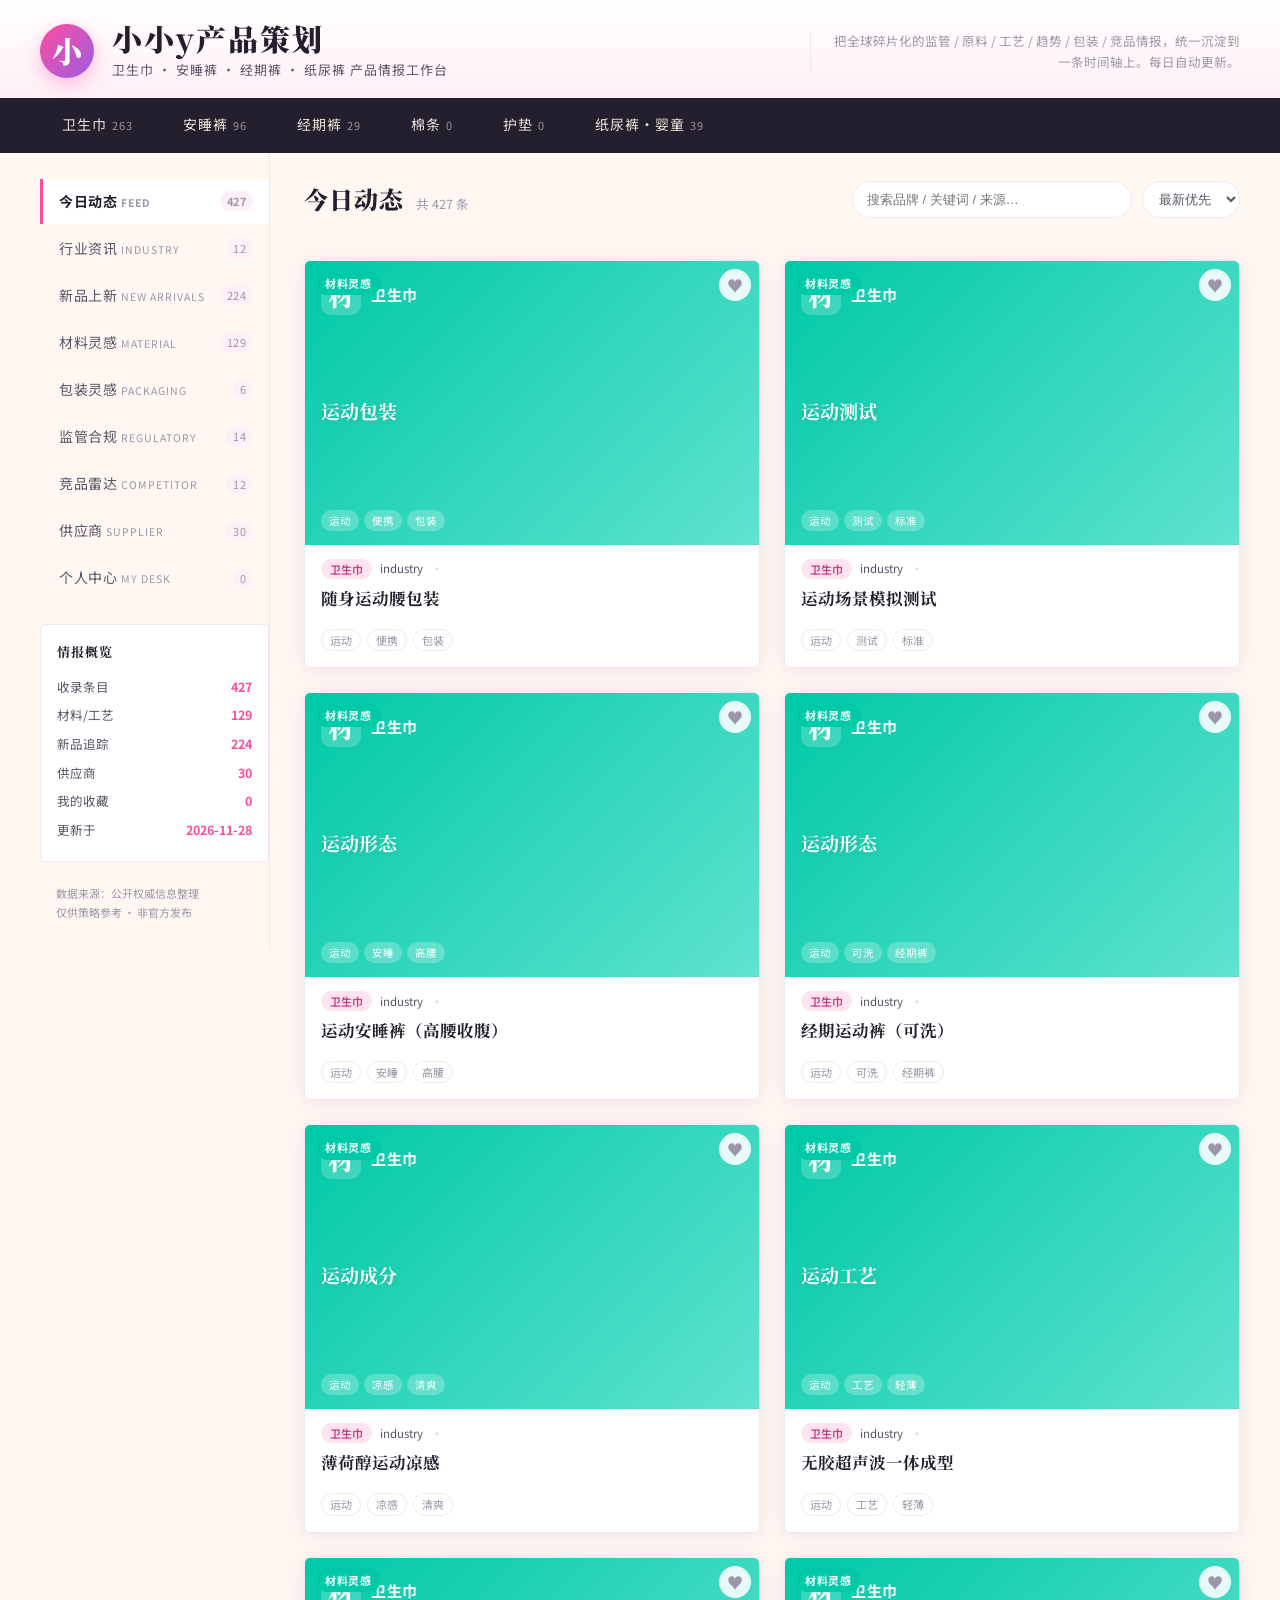
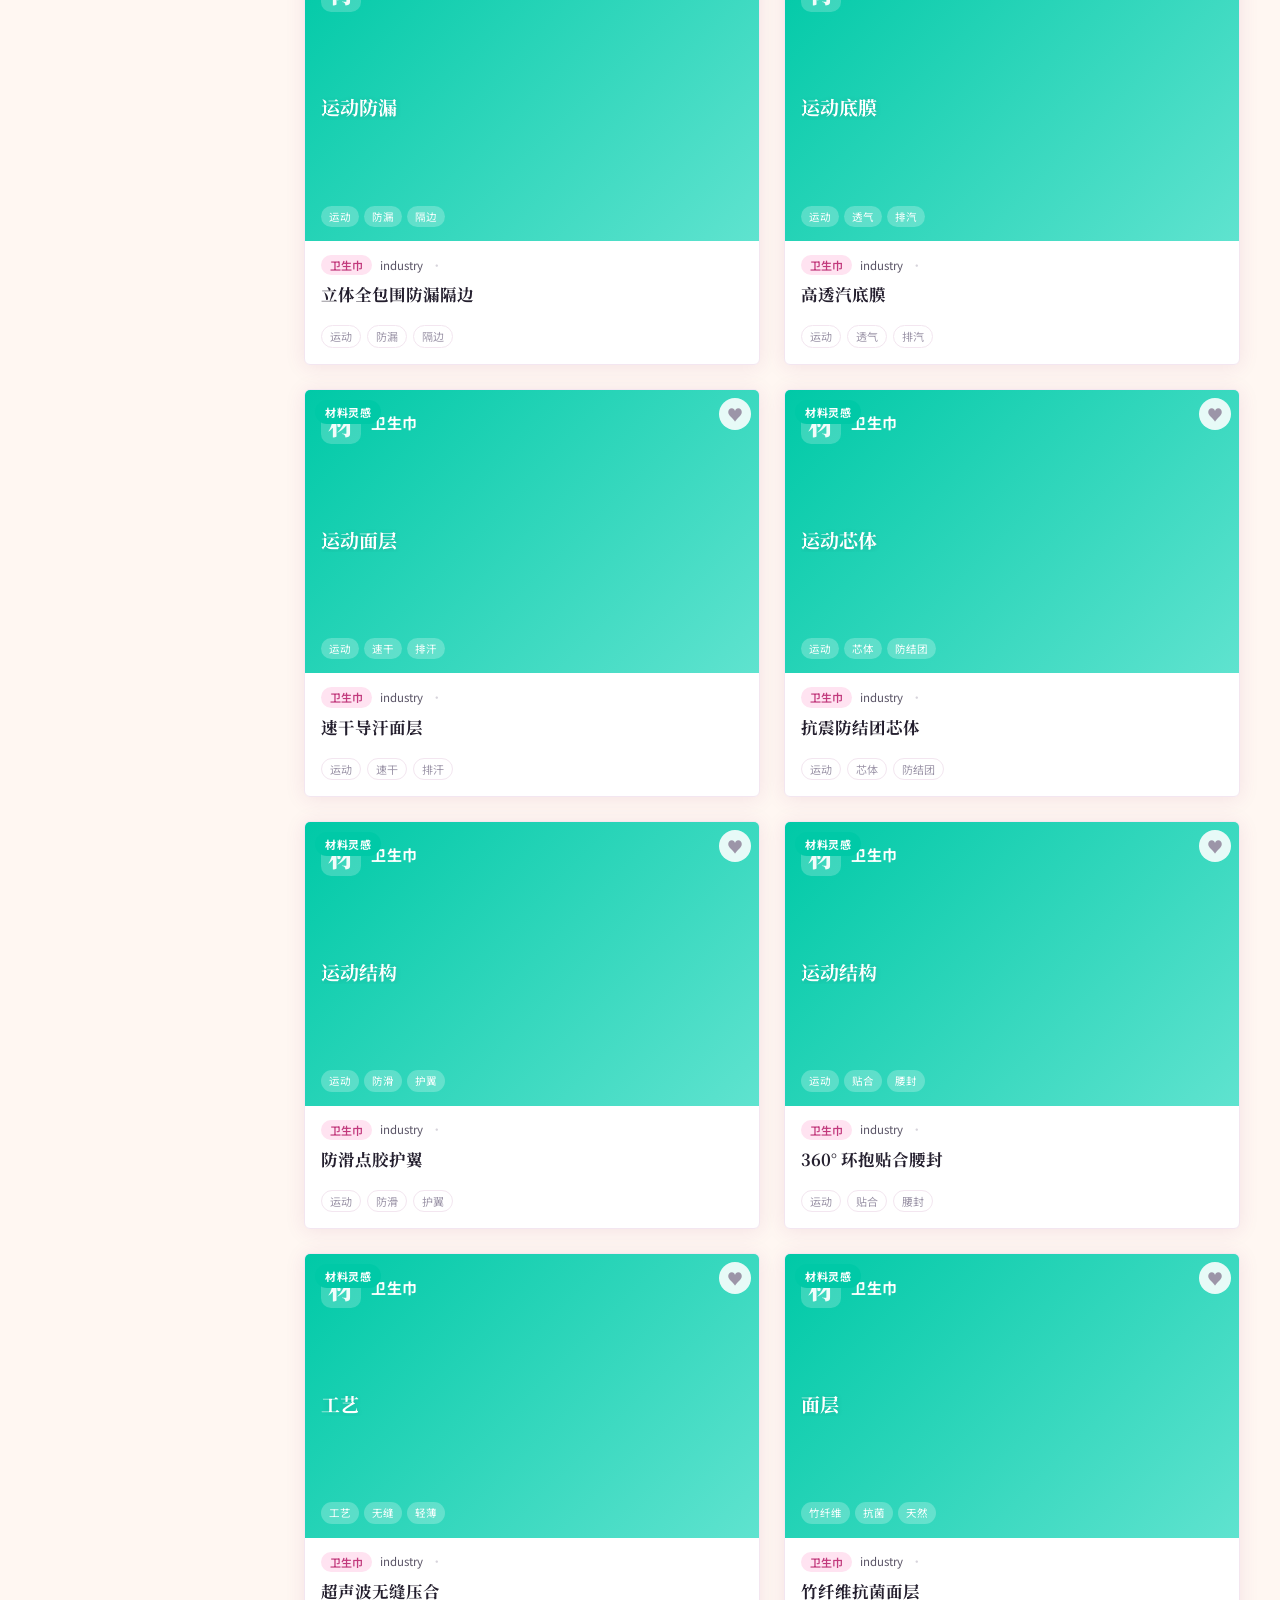
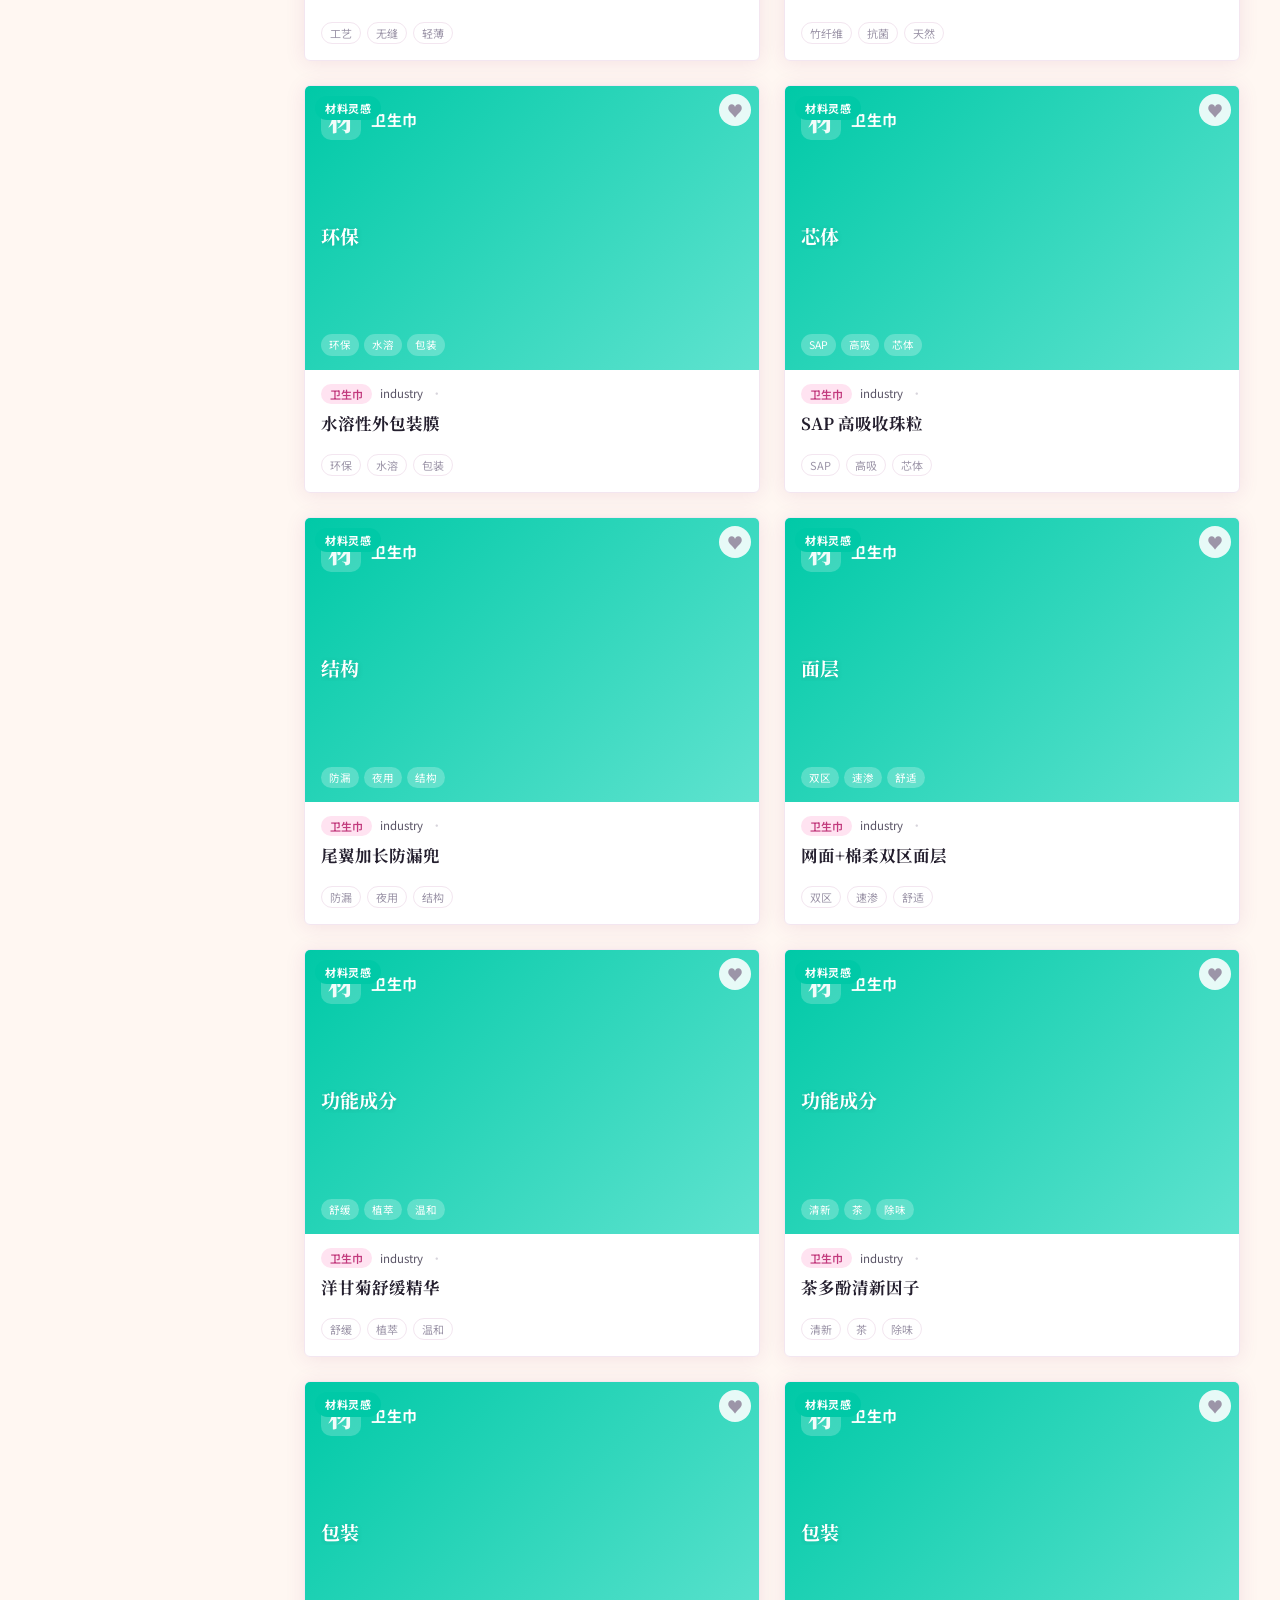
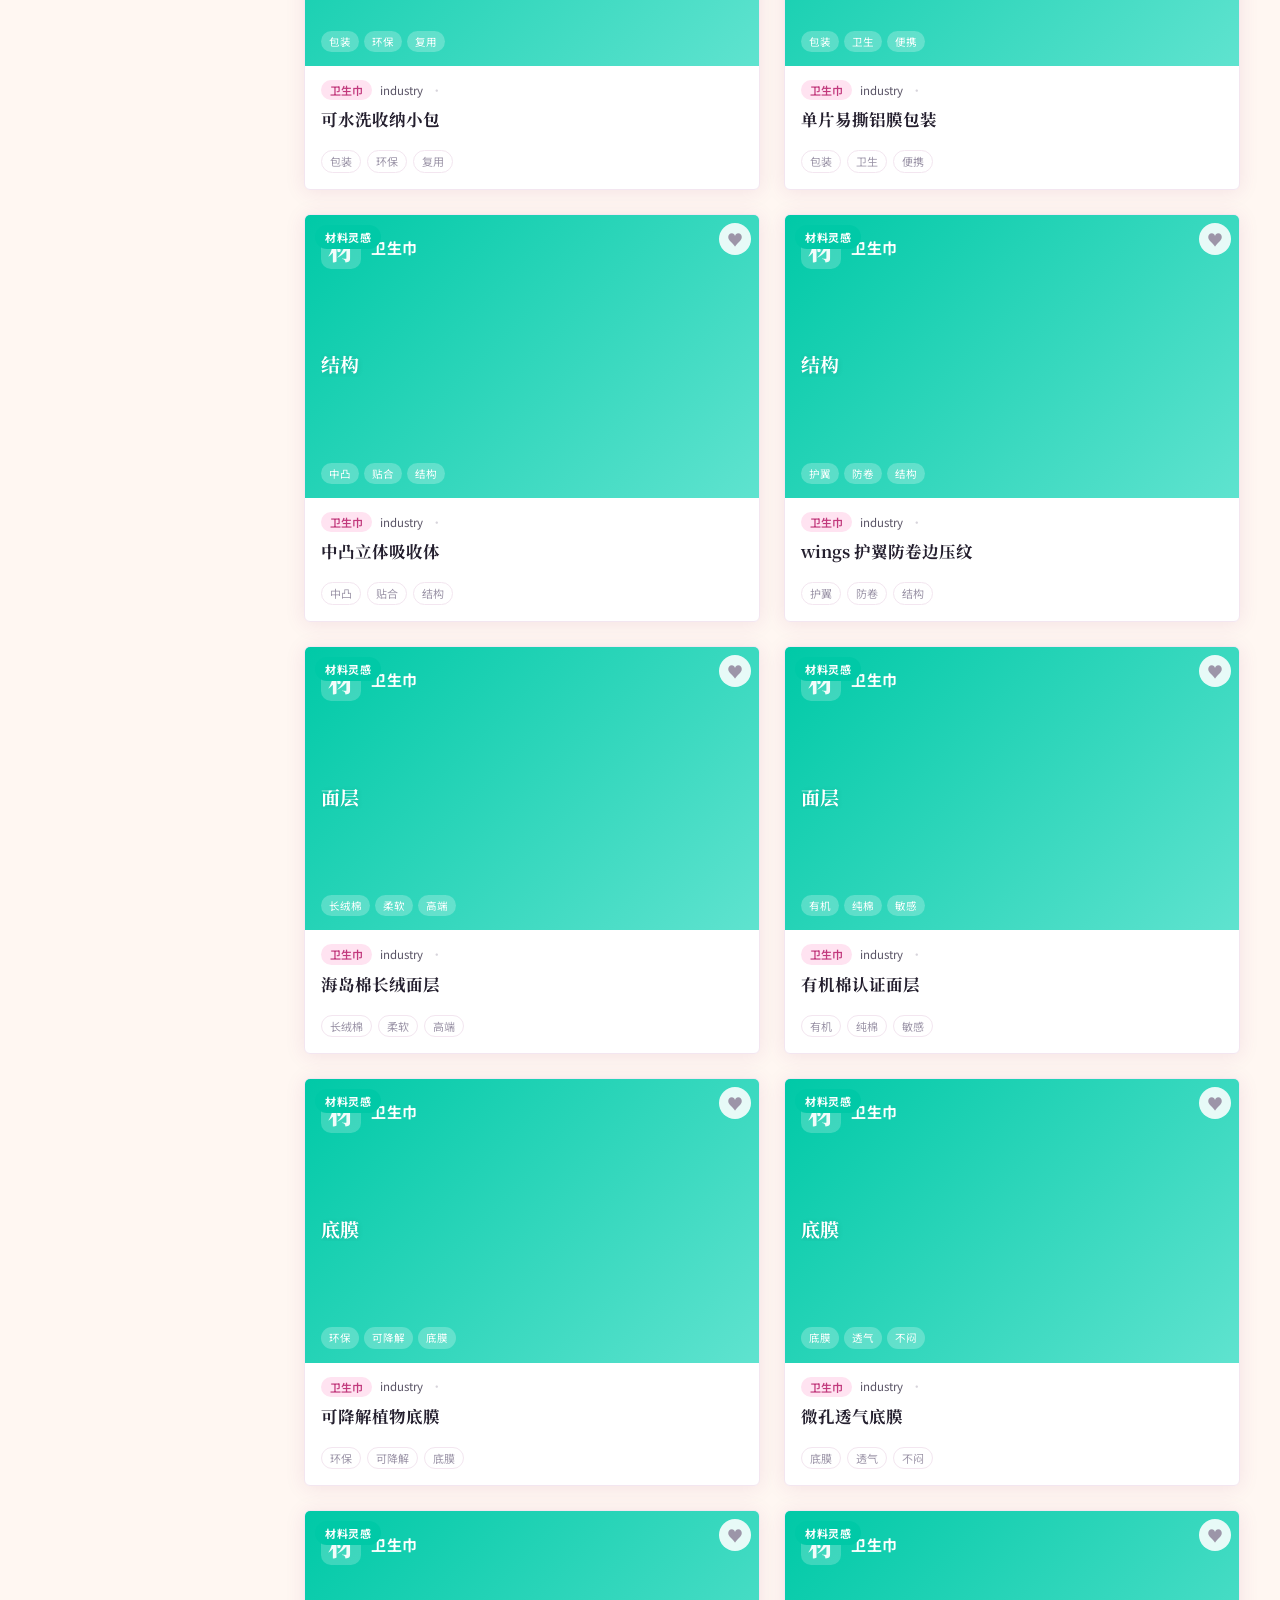
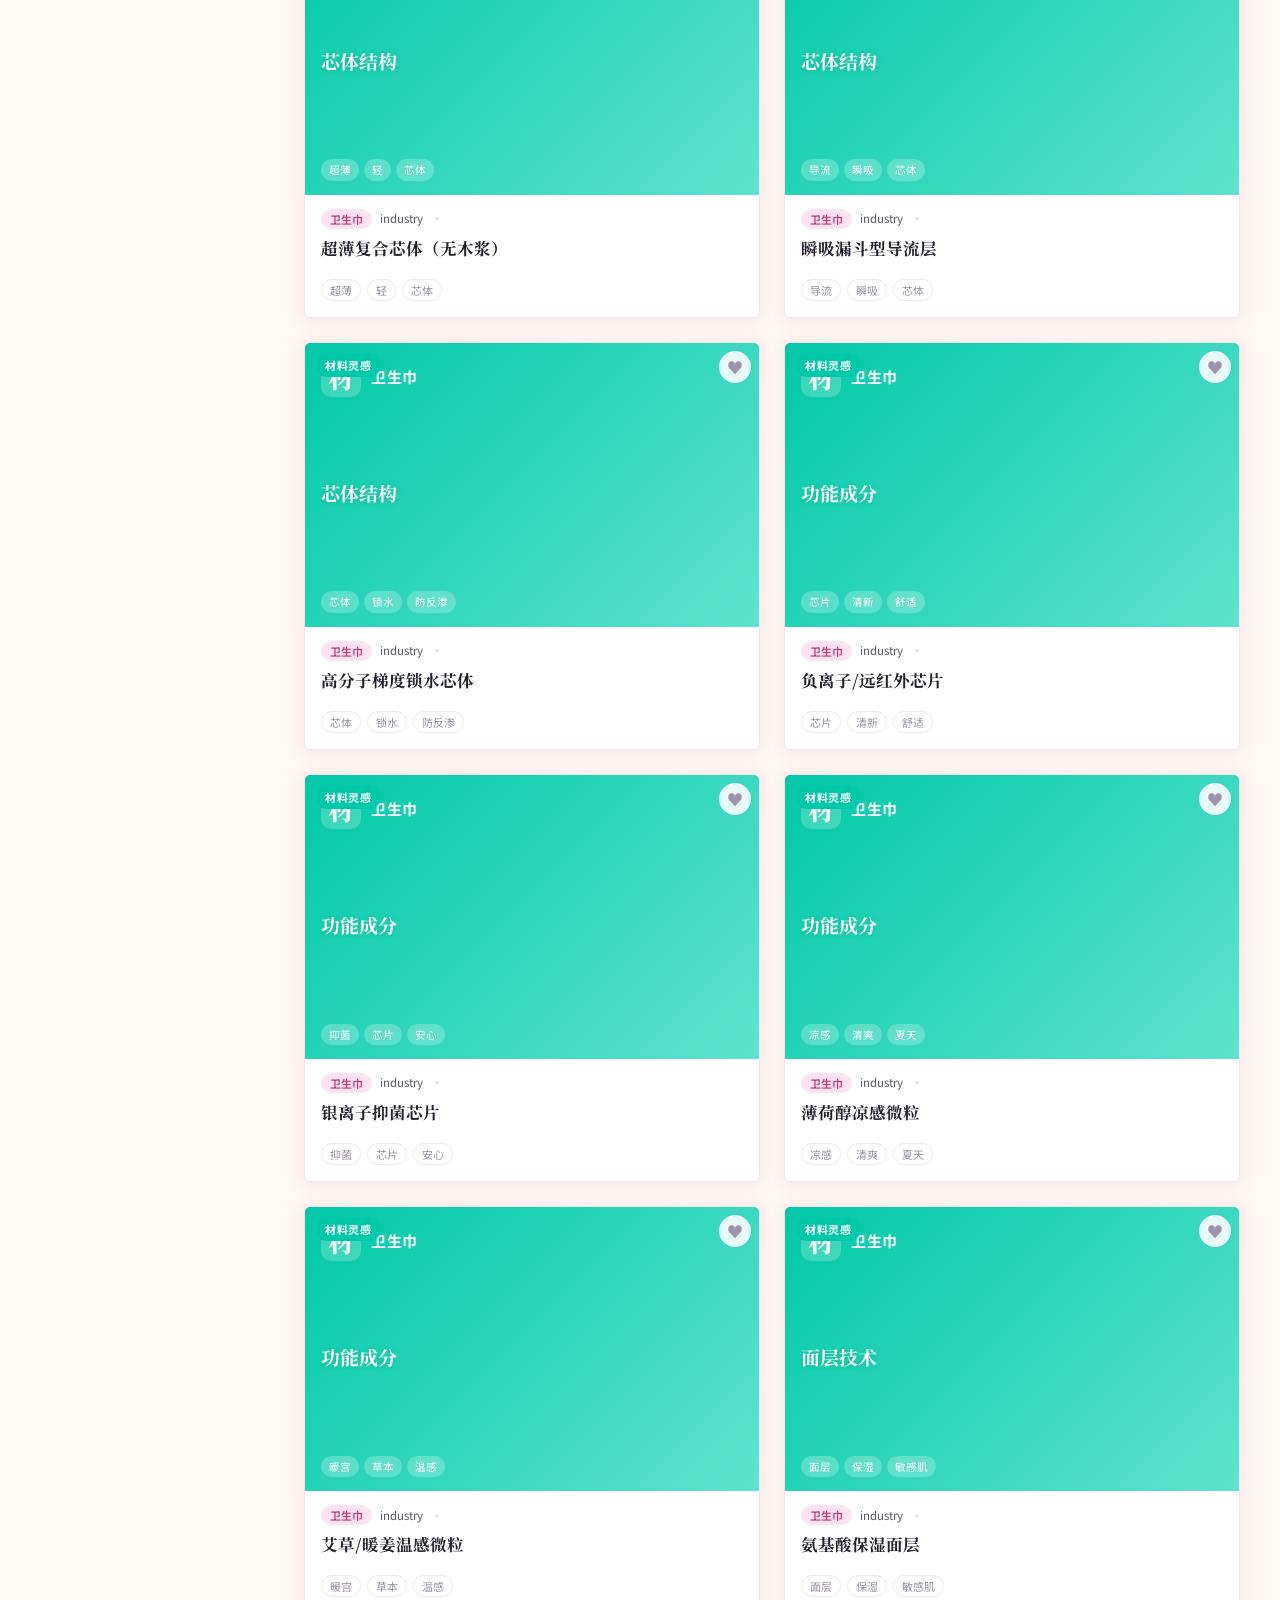
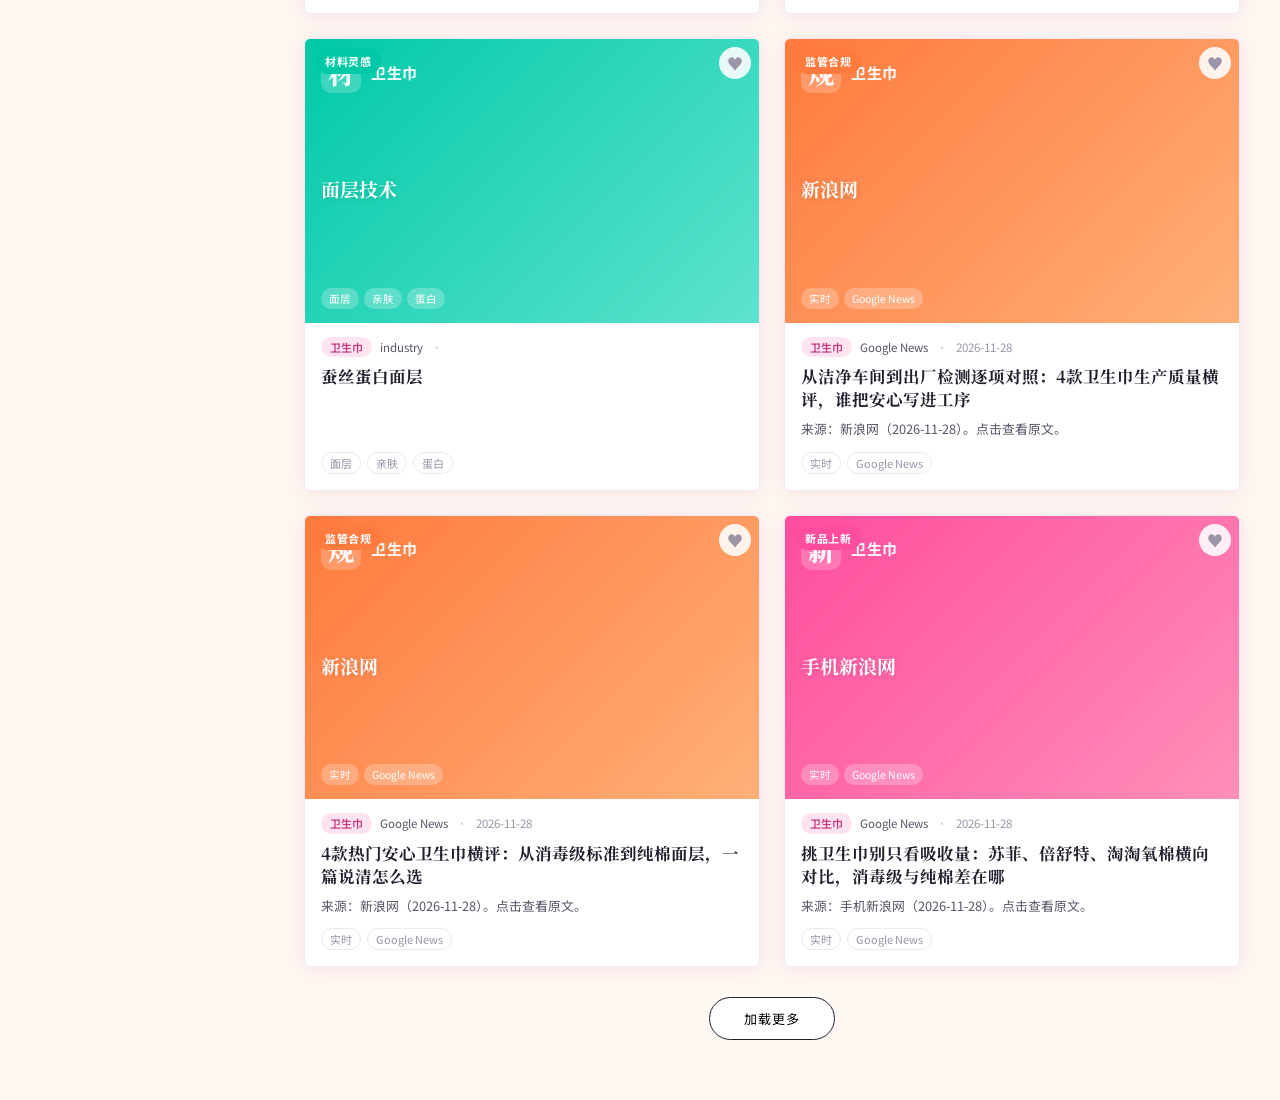
<file: index.html>
<!DOCTYPE html>
<html lang="zh-CN">
<head>
  <meta charset="UTF-8" />
  <meta name="viewport" content="width=1280" />
  <title>小小y产品策划 · 卫生巾/安睡裤/纸尿裤产品情报工作台</title>
  <link rel="preconnect" href="https://fonts.googleapis.com" />
  <link rel="preconnect" href="https://fonts.gstatic.com" crossorigin />
  <link href="https://fonts.googleapis.com/css2?family=Noto+Serif+SC:wght@500;700;900&family=Noto+Sans+SC:wght@300;400;500;700&display=swap" rel="stylesheet" />
  <link rel="stylesheet" href="assets/css/style.css?v=20260822l" />
</head>
<body>
  <!-- 顶部 -->
  <header class="site-header">
    <div class="brand">
      <div class="brand-mark">小</div>
      <div class="brand-text">
        <h1 id="siteTitle">小小y产品策划</h1>
        <p id="siteSubtitle">卫生巾 · 安睡裤 · 经期裤 · 纸尿裤 产品情报工作台</p>
      </div>
    </div>
    <div class="brand-desc" id="siteDesc"></div>
  </header>

  <!-- 品类 Tab -->
  <nav class="cat-bar" id="catBar"></nav>

  <!-- 主体 -->
  <div class="layout">
    <aside class="sidebar">
      <div class="side-section" id="sectionNav"></div>
      <div class="side-stats" id="sideStats"></div>
      <div class="side-foot">
        <p>数据来源：公开权威信息整理</p>
        <p>仅供策略参考 · 非官方发布</p>
      </div>
    </aside>

    <main class="content">
      <div class="toolbar">
        <div class="toolbar-left">
          <h2 id="sectionTitle">今日动态</h2>
          <span class="count" id="resultCount"></span>
        </div>
        <div class="toolbar-right">
          <input id="searchInput" class="search" type="text" placeholder="搜索品牌 / 关键词 / 来源…" />
          <select id="sortSelect" class="sort">
            <option value="date">最新优先</option>
            <option value="dateAsc">最早优先</option>
            <option value="title">按标题</option>
          </select>
        </div>
      </div>
      <div class="active-filter" id="activeFilter"></div>
      <div class="grid" id="cardGrid"></div>
      <div class="loadmore-wrap" id="loadMoreWrap" style="display:none">
        <button class="loadmore" id="loadMoreBtn">加载更多</button>
      </div>
    </main>
  </div>

  <!-- 详情弹层 -->
  <div class="modal-mask" id="modalMask">
    <div class="modal" id="modal">
      <button class="modal-close" id="modalClose">×</button>
      <div class="modal-body" id="modalBody"></div>
    </div>
  </div>

  <script src="assets/js/data.js?v=20260822h"></script>
  <script src="assets/js/app.js?v=20260822l"></script>
</body>
</html>
</file>
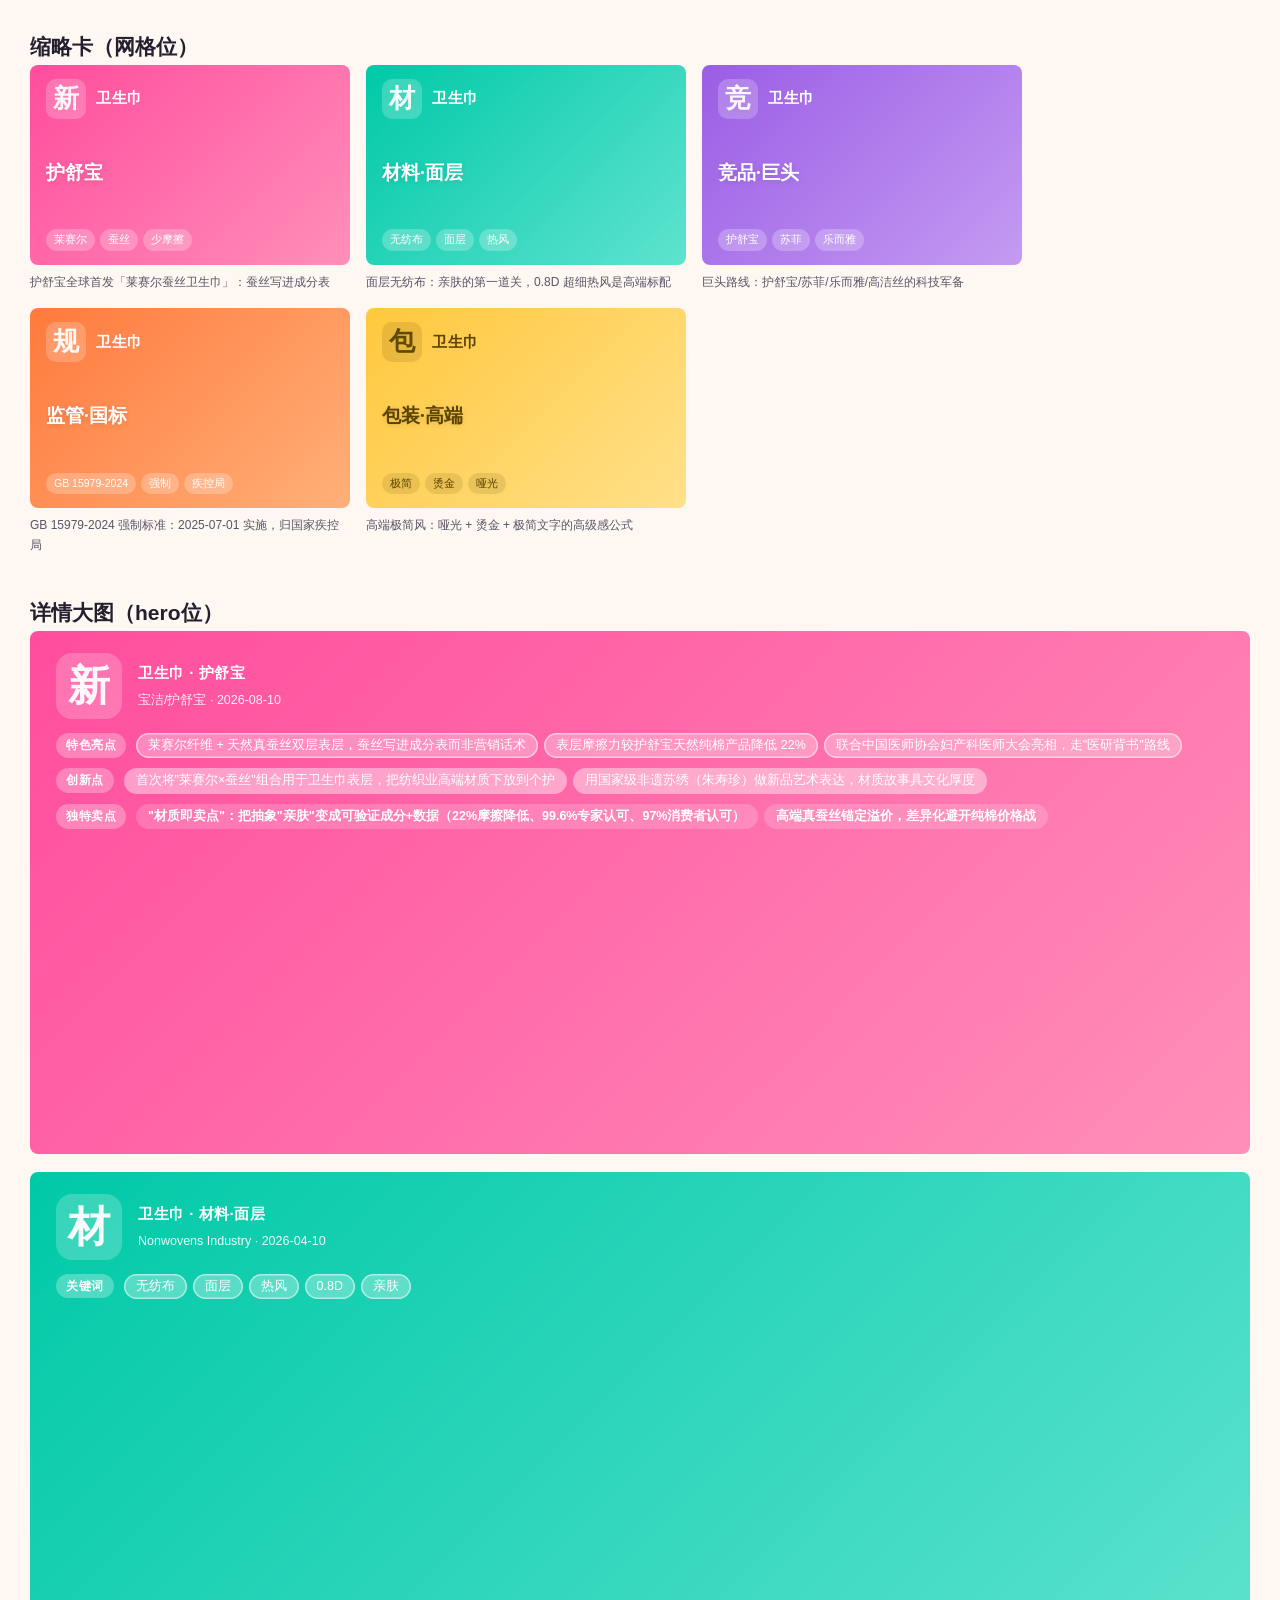
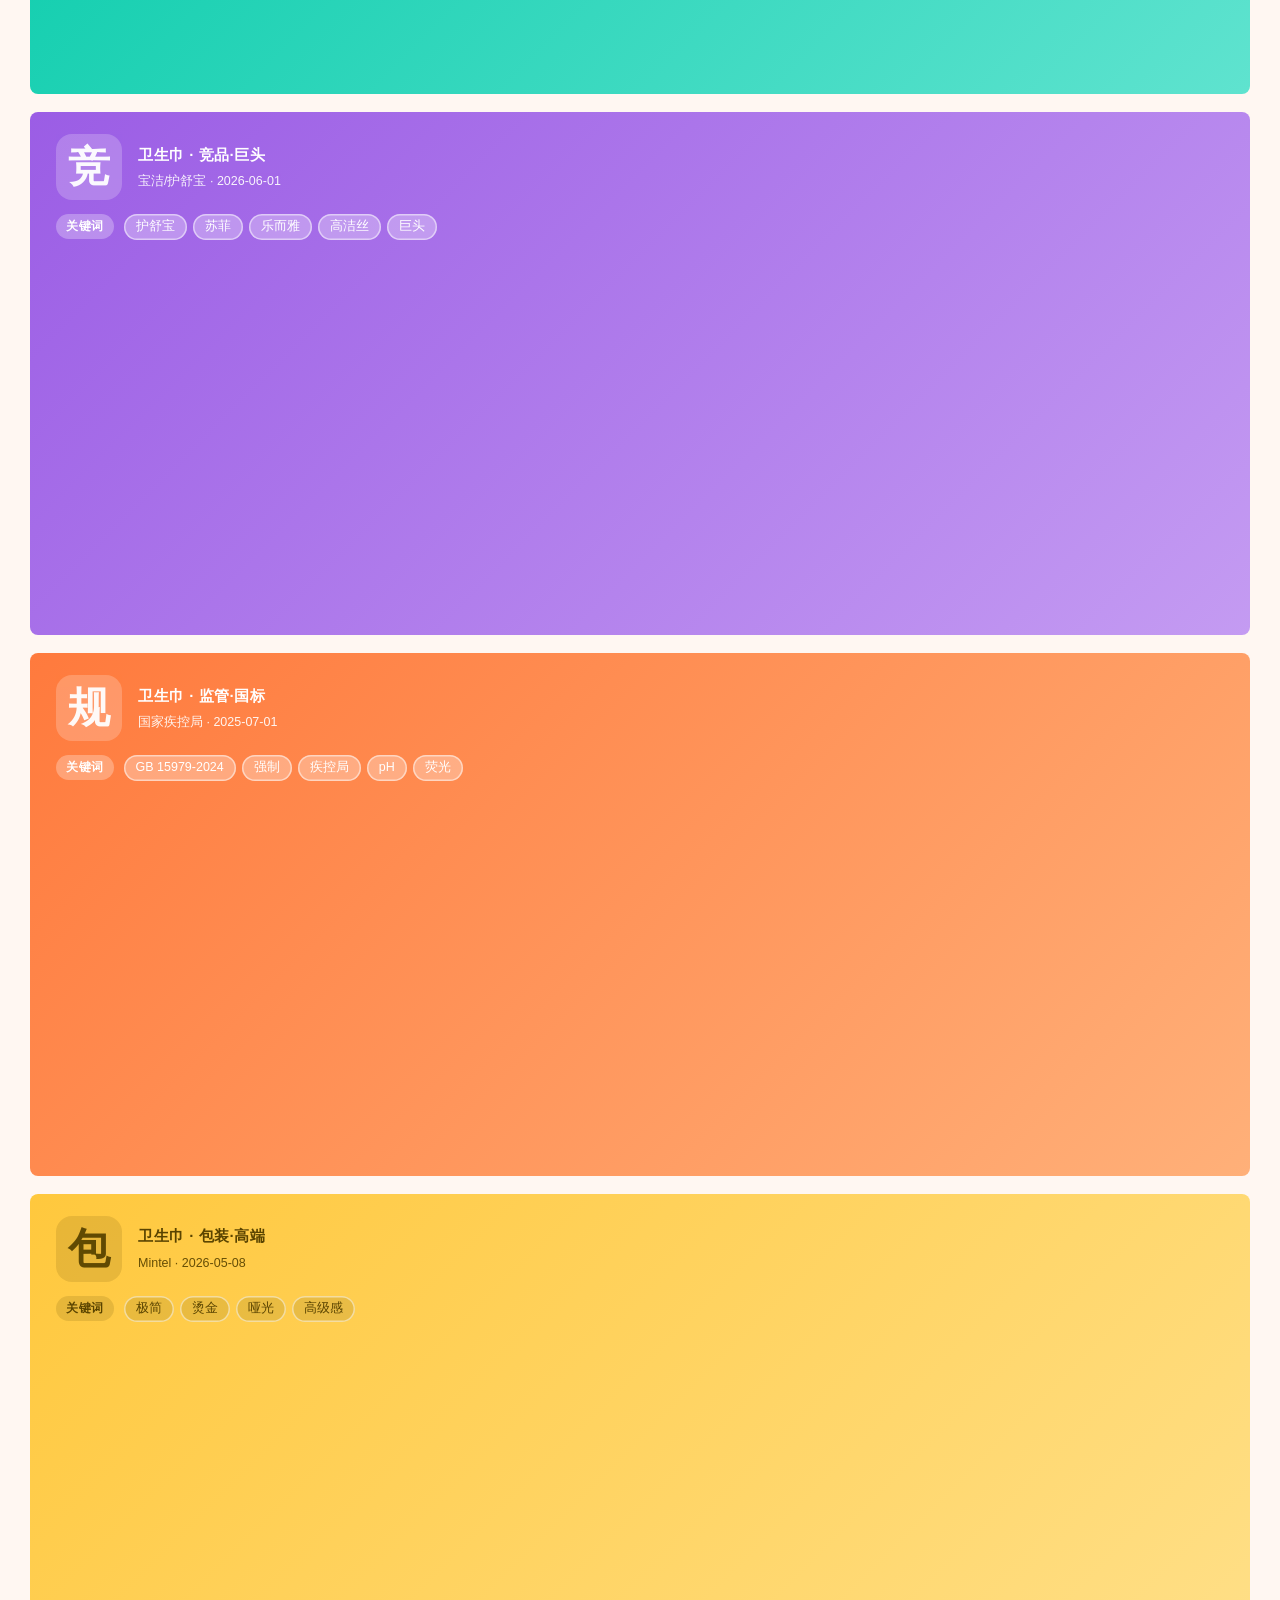
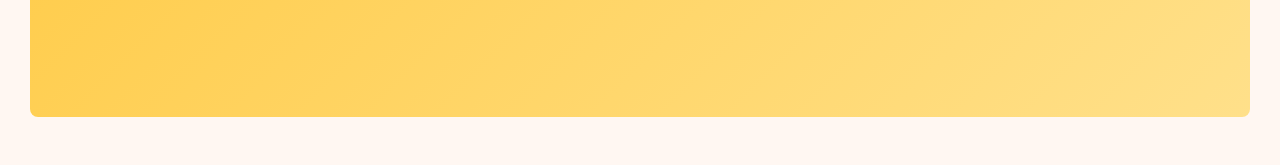
<file: viz-preview.html>
<!doctype html><html lang=zh><head><meta charset=utf-8><title>可视化卡预览</title><link rel=stylesheet href="assets/css/style.css"></head><body style="background:#FFF7F2;padding:30px;font-family:sans-serif"><h2>缩略卡（网格位）</h2><div style="display:flex;gap:16px;flex-wrap:wrap;margin-bottom:40px"><div style="width:320px"><div style="position:relative;aspect-ratio:16/10;border-radius:8px;overflow:hidden;margin-bottom:8px"><div class="viz viz-card grad-pink"><div class="viz-card-top"><span class="viz-ico">新</span><span class="viz-cat">卫生巾</span></div><div class="viz-brand">护舒宝</div><div class="viz-dots"><span class="viz-dot">莱赛尔</span><span class="viz-dot">蚕丝</span><span class="viz-dot">少摩擦</span></div></div></div><div style="font-size:12px;color:#5A5466">护舒宝全球首发「莱赛尔蚕丝卫生巾」：蚕丝写进成分表</div></div><div style="width:320px"><div style="position:relative;aspect-ratio:16/10;border-radius:8px;overflow:hidden;margin-bottom:8px"><div class="viz viz-card grad-teal"><div class="viz-card-top"><span class="viz-ico">材</span><span class="viz-cat">卫生巾</span></div><div class="viz-brand">材料·面层</div><div class="viz-dots"><span class="viz-dot">无纺布</span><span class="viz-dot">面层</span><span class="viz-dot">热风</span></div></div></div><div style="font-size:12px;color:#5A5466">面层无纺布：亲肤的第一道关，0.8D 超细热风是高端标配</div></div><div style="width:320px"><div style="position:relative;aspect-ratio:16/10;border-radius:8px;overflow:hidden;margin-bottom:8px"><div class="viz viz-card grad-purple"><div class="viz-card-top"><span class="viz-ico">竞</span><span class="viz-cat">卫生巾</span></div><div class="viz-brand">竞品·巨头</div><div class="viz-dots"><span class="viz-dot">护舒宝</span><span class="viz-dot">苏菲</span><span class="viz-dot">乐而雅</span></div></div></div><div style="font-size:12px;color:#5A5466">巨头路线：护舒宝/苏菲/乐而雅/高洁丝的科技军备</div></div><div style="width:320px"><div style="position:relative;aspect-ratio:16/10;border-radius:8px;overflow:hidden;margin-bottom:8px"><div class="viz viz-card grad-orange"><div class="viz-card-top"><span class="viz-ico">规</span><span class="viz-cat">卫生巾</span></div><div class="viz-brand">监管·国标</div><div class="viz-dots"><span class="viz-dot">GB 15979-2024</span><span class="viz-dot">强制</span><span class="viz-dot">疾控局</span></div></div></div><div style="font-size:12px;color:#5A5466">GB 15979-2024 强制标准：2025-07-01 实施，归国家疾控局</div></div><div style="width:320px"><div style="position:relative;aspect-ratio:16/10;border-radius:8px;overflow:hidden;margin-bottom:8px"><div class="viz viz-card grad-yellow"><div class="viz-card-top"><span class="viz-ico">包</span><span class="viz-cat">卫生巾</span></div><div class="viz-brand">包装·高端</div><div class="viz-dots"><span class="viz-dot">极简</span><span class="viz-dot">烫金</span><span class="viz-dot">哑光</span></div></div></div><div style="font-size:12px;color:#5A5466">高端极简风：哑光 + 烫金 + 极简文字的高级感公式</div></div></div><h2>详情大图（hero位）</h2><div style="margin-bottom:18px"><div style="position:relative;aspect-ratio:21/9;border-radius:8px;overflow:hidden"><div class="viz viz-hero grad-pink"><div class="viz-hero-top"><div class="viz-big">新</div><div class="viz-hero-head"><div class="viz-cat">卫生巾 · 护舒宝</div><div class="viz-src">宝洁/护舒宝 · 2026-08-10</div></div></div><div class="viz-clouds"><div class="viz-cg"><span class="viz-cg-h c-feat">特色亮点</span><div class="viz-chips"><span class="viz-chip c-feat">莱赛尔纤维 + 天然真蚕丝双层表层，蚕丝写进成分表而非营销话术</span><span class="viz-chip c-feat">表层摩擦力较护舒宝天然纯棉产品降低 22%</span><span class="viz-chip c-feat">联合中国医师协会妇产科医师大会亮相，走"医研背书"路线</span></div></div><div class="viz-cg"><span class="viz-cg-h c-inno">创新点</span><div class="viz-chips"><span class="viz-chip c-inno">首次将"莱赛尔×蚕丝"组合用于卫生巾表层，把纺织业高端材质下放到个护</span><span class="viz-chip c-inno">用国家级非遗苏绣（朱寿珍）做新品艺术表达，材质故事具文化厚度</span></div></div><div class="viz-cg"><span class="viz-cg-h c-usp">独特卖点</span><div class="viz-chips"><span class="viz-chip c-usp">"材质即卖点"：把抽象"亲肤"变成可验证成分+数据（22%摩擦降低、99.6%专家认可、97%消费者认可）</span><span class="viz-chip c-usp">高端真蚕丝锚定溢价，差异化避开纯棉价格战</span></div></div></div></div></div></div><div style="margin-bottom:18px"><div style="position:relative;aspect-ratio:21/9;border-radius:8px;overflow:hidden"><div class="viz viz-hero grad-teal"><div class="viz-hero-top"><div class="viz-big">材</div><div class="viz-hero-head"><div class="viz-cat">卫生巾 · 材料·面层</div><div class="viz-src">Nonwovens Industry · 2026-04-10</div></div></div><div class="viz-clouds"><div class="viz-cg"><span class="viz-cg-h c-feat">关键词</span><div class="viz-chips"><span class="viz-chip c-feat">无纺布</span><span class="viz-chip c-feat">面层</span><span class="viz-chip c-feat">热风</span><span class="viz-chip c-feat">0.8D</span><span class="viz-chip c-feat">亲肤</span></div></div></div></div></div></div><div style="margin-bottom:18px"><div style="position:relative;aspect-ratio:21/9;border-radius:8px;overflow:hidden"><div class="viz viz-hero grad-purple"><div class="viz-hero-top"><div class="viz-big">竞</div><div class="viz-hero-head"><div class="viz-cat">卫生巾 · 竞品·巨头</div><div class="viz-src">宝洁/护舒宝 · 2026-06-01</div></div></div><div class="viz-clouds"><div class="viz-cg"><span class="viz-cg-h c-feat">关键词</span><div class="viz-chips"><span class="viz-chip c-feat">护舒宝</span><span class="viz-chip c-feat">苏菲</span><span class="viz-chip c-feat">乐而雅</span><span class="viz-chip c-feat">高洁丝</span><span class="viz-chip c-feat">巨头</span></div></div></div></div></div></div><div style="margin-bottom:18px"><div style="position:relative;aspect-ratio:21/9;border-radius:8px;overflow:hidden"><div class="viz viz-hero grad-orange"><div class="viz-hero-top"><div class="viz-big">规</div><div class="viz-hero-head"><div class="viz-cat">卫生巾 · 监管·国标</div><div class="viz-src">国家疾控局 · 2025-07-01</div></div></div><div class="viz-clouds"><div class="viz-cg"><span class="viz-cg-h c-feat">关键词</span><div class="viz-chips"><span class="viz-chip c-feat">GB 15979-2024</span><span class="viz-chip c-feat">强制</span><span class="viz-chip c-feat">疾控局</span><span class="viz-chip c-feat">pH</span><span class="viz-chip c-feat">荧光</span></div></div></div></div></div></div><div style="margin-bottom:18px"><div style="position:relative;aspect-ratio:21/9;border-radius:8px;overflow:hidden"><div class="viz viz-hero grad-yellow"><div class="viz-hero-top"><div class="viz-big">包</div><div class="viz-hero-head"><div class="viz-cat">卫生巾 · 包装·高端</div><div class="viz-src">Mintel · 2026-05-08</div></div></div><div class="viz-clouds"><div class="viz-cg"><span class="viz-cg-h c-feat">关键词</span><div class="viz-chips"><span class="viz-chip c-feat">极简</span><span class="viz-chip c-feat">烫金</span><span class="viz-chip c-feat">哑光</span><span class="viz-chip c-feat">高级感</span></div></div></div></div></div></div></body></html>
</file>
<file: assets/css/style.css>
/* ============================================================
   小小y产品策划 · 卫生巾/安睡裤产品情报工作台
   多巴胺配色 · 杂志感 · 电脑端优先
   ============================================================ */

:root{
  /* 多巴胺明亮底色 */
  --cream:#FFF7F2;        /* 主背景 暖白奶油 */
  --paper:#FFFFFF;        /* 卡片纯白 */
  --paper-2:#FFF0F7;      /* 次纸色 淡粉 */
  --ink:#241F2E;          /* 主墨色 近黑微紫 */
  --ink-soft:#5A5466;     /* 次墨色 */
  --ink-faint:#9C95A8;    /* 弱墨 */
  /* 多巴胺高饱和色组 */
  --d-pink:#FF4D9D;       /* 亮粉（新品） */
  --d-pink-soft:#FFE3F1;
  --d-yellow:#FFC83D;     /* 亮黄（包装） */
  --d-yellow-ink:#5A4400;
  --d-teal:#00C9A7;       /* 亮青/薄荷（材料） */
  --d-purple:#9B5DE5;     /* 亮紫（竞品） */
  --d-orange:#FF7A3D;     /* 亮橙（监管） */
  --d-blue:#3DA5FF;       /* 天蓝（行业） */
  /* 兼容旧引用 */
  --blush:#C23A7D;        /* 深粉文字 */
  --blush-soft:#FFE3F1;
  --terra:#FF7A3D;
  --sage:#00C9A7;
  --line:#F3E6F0;         /* 描边 淡粉灰 */
  --line-soft:#FAF0F7;
  --shadow:0 2px 20px rgba(150,40,110,.10);
  --shadow-hover:0 14px 40px rgba(150,40,110,.22);
  --serif:"Noto Serif SC",Georgia,"Songti SC",serif;
  --sans:"Noto Sans SC","PingFang SC","Microsoft YaHei",sans-serif;
}

*{box-sizing:border-box;margin:0;padding:0}
html,body{background:var(--cream);color:var(--ink);font-family:var(--sans);font-weight:400;line-height:1.65;-webkit-font-smoothing:antialiased}
body{min-width:1280px;font-size:14px}
a{color:inherit;text-decoration:none}
img{display:block;max-width:100%}
button{font-family:inherit;cursor:pointer;border:none;background:none}

/* ---------- 顶部 ---------- */
.site-header{
  display:flex;align-items:center;justify-content:space-between;
  padding:22px 40px 18px;border-bottom:2px solid var(--ink);
  background:linear-gradient(180deg,#FFFFFF 0%,#FFF0F7 100%);
}
.brand{display:flex;align-items:center;gap:18px}
.brand-mark{
  width:54px;height:54px;border-radius:50%;
  background:linear-gradient(135deg,var(--d-pink),var(--d-purple));color:#fff;
  font-family:var(--serif);font-weight:900;font-size:30px;
  display:flex;align-items:center;justify-content:center;
  box-shadow:0 6px 18px rgba(255,77,157,.35);
}
.brand-text h1{font-family:var(--serif);font-weight:900;font-size:30px;letter-spacing:2px;line-height:1.1}
.brand-text p{color:var(--ink-soft);font-size:13px;margin-top:4px;letter-spacing:1px}
.brand-desc{max-width:430px;text-align:right;color:var(--ink-faint);font-size:12.5px;line-height:1.7;border-left:1px solid var(--line);padding-left:18px}

/* ---------- 品类 Tab ---------- */
.cat-bar{
  display:flex;gap:6px;padding:0 40px;
  background:var(--ink);position:sticky;top:0;z-index:40;
}
.cat-tab{
  padding:13px 22px;color:#E9E1D2;font-size:14px;letter-spacing:1px;
  border-bottom:3px solid transparent;transition:.18s;white-space:nowrap;
}
.cat-tab:hover{color:#fff;background:rgba(255,255,255,.06)}
.cat-tab.active{color:#fff;border-bottom-color:var(--d-pink)}
.cat-tab .badge{font-size:11px;opacity:.6;margin-left:5px}

/* ---------- 布局 ---------- */
.layout{display:flex;align-items:flex-start;padding:0 40px 60px}
.sidebar{
  width:230px;flex:none;padding:26px 0 26px 0;position:sticky;top:48px;
  border-right:1px solid var(--line);min-height:calc(100vh - 160px);
}
.side-section{display:flex;flex-direction:column;gap:2px}
.side-item{
  display:flex;align-items:center;justify-content:space-between;
  padding:11px 16px;color:var(--ink-soft);font-size:14px;letter-spacing:.5px;
  border-left:3px solid transparent;transition:.15s;cursor:pointer;
}
.side-item:hover{background:var(--paper);color:var(--ink)}
.side-item.active{background:var(--paper);color:var(--ink);border-left-color:var(--d-pink);font-weight:700}
.side-item .en{font-size:10.5px;color:var(--ink-faint);letter-spacing:1px;text-transform:uppercase}
.side-item .cnt{font-size:11px;color:var(--ink-faint);background:var(--paper-2);padding:1px 7px;border-radius:10px}

.side-stats{margin-top:24px;padding:16px;border:1px solid var(--line);background:var(--paper);border-radius:4px}
.side-stats h4{font-family:var(--serif);font-size:13px;color:var(--ink);margin-bottom:10px;letter-spacing:1px}
.side-stats .row{display:flex;justify-content:space-between;font-size:12.5px;color:var(--ink-soft);padding:4px 0}
.side-stats .row b{color:var(--d-pink);font-weight:700}
.side-foot{margin-top:22px;padding:0 16px;color:var(--ink-faint);font-size:11px;line-height:1.8}

/* ---------- 内容区 ---------- */
.content{flex:1;padding:26px 0 0 34px;min-width:0}
.toolbar{display:flex;align-items:flex-end;justify-content:space-between;margin-bottom:6px}
.toolbar-left{display:flex;align-items:baseline;gap:12px}
.toolbar-left h2{font-family:var(--serif);font-size:24px;font-weight:900;letter-spacing:1px}
.count{color:var(--ink-faint);font-size:12.5px}
.toolbar-right{display:flex;gap:10px}
.search{padding:9px 14px;border:1px solid var(--line);border-radius:30px;background:var(--paper);width:280px;font-size:13px;color:var(--ink);outline:none;transition:.15s}
.search:focus{border-color:var(--d-pink);box-shadow:0 0 0 3px var(--d-pink-soft)}
.sort{padding:9px 12px;border:1px solid var(--line);border-radius:30px;background:var(--paper);font-size:13px;color:var(--ink-soft);outline:none}
.active-filter{font-size:12px;color:var(--ink-faint);margin:8px 0 16px;min-height:18px}
.active-filter b{color:var(--d-orange)}

/* ---------- 卡片网格 ---------- */
.grid{display:grid;grid-template-columns:repeat(3,1fr);gap:24px}
.card{
  background:var(--paper);border:1px solid var(--line);border-radius:6px;
  overflow:hidden;cursor:pointer;transition:.2s;display:flex;flex-direction:column;
  box-shadow:var(--shadow);position:relative;
}
.card:hover{transform:translateY(-4px);box-shadow:var(--shadow-hover);border-color:var(--d-pink)}
.card-img{position:relative;aspect-ratio:16/10;background:var(--paper-2);overflow:hidden}
.card-sec{position:absolute;top:10px;left:10px;color:#fff;font-size:11px;padding:3px 10px;border-radius:20px;letter-spacing:.5px;font-weight:700}
.card-fav{position:absolute;top:8px;right:8px;width:32px;height:32px;border-radius:50%;background:rgba(255,255,255,.88);display:flex;align-items:center;justify-content:center;font-size:16px;color:var(--ink-faint);transition:.15s}
.card-fav:hover{background:#fff}
.card-fav.on{color:var(--d-pink)}
.card-body{padding:14px 16px 16px;display:flex;flex-direction:column;flex:1}
.card-meta{display:flex;align-items:center;gap:8px;font-size:11.5px;color:var(--ink-faint);margin-bottom:8px;flex-wrap:wrap}
.chip{background:var(--d-pink-soft);color:#C23A7D;padding:1px 9px;border-radius:20px;font-size:11px;font-weight:600}
.card-meta .src{color:var(--ink-soft)}
.card-meta .dot{opacity:.4}
.card-title{font-family:var(--serif);font-weight:700;font-size:16.5px;line-height:1.4;margin-bottom:7px;color:var(--ink)}
.card-sum{font-size:12.8px;color:var(--ink-soft);line-height:1.65;display:-webkit-box;-webkit-line-clamp:3;-webkit-box-orient:vertical;overflow:hidden;flex:1}
.card-tags{display:flex;gap:6px;flex-wrap:wrap;margin-top:12px}
.tag{font-size:11px;color:var(--ink-faint);border:1px solid var(--line);padding:1px 8px;border-radius:20px}
.card-en{font-size:10px;color:var(--ink-faint);letter-spacing:1px;text-transform:uppercase;margin-top:8px;font-family:var(--serif)}

/* 板块标签多巴胺配色（修正：使用与 DOM 一致的全名 class） */
.card.industry .card-sec{background:var(--d-blue);color:#fff}
.card.news .card-sec{background:var(--d-pink);color:#fff}
.card.material .card-sec{background:var(--d-teal);color:#fff}
.card.packaging .card-sec{background:var(--d-yellow);color:var(--d-yellow-ink)}
.card.regulatory .card-sec{background:var(--d-orange);color:#fff}
.card.competitor .card-sec{background:var(--d-purple);color:#fff}

/* ---------- 加载更多 ---------- */
.loadmore-wrap{text-align:center;margin-top:30px}
.loadmore{padding:11px 34px;border:1px solid var(--ink);border-radius:30px;background:var(--paper);font-size:13px;letter-spacing:1px;transition:.15s}
.loadmore:hover{background:var(--ink);color:#fff}

/* ---------- 弹层 ---------- */
.modal-mask{position:fixed;inset:0;background:rgba(40,34,28,.5);backdrop-filter:blur(2px);display:none;align-items:flex-start;justify-content:center;z-index:100;padding:50px 20px;overflow:auto}
.modal-mask.show{display:flex}
.modal{background:var(--paper);max-width:880px;width:100%;border-radius:8px;box-shadow:0 30px 80px rgba(0,0,0,.3);position:relative;animation:pop .25s ease}
@keyframes pop{from{transform:translateY(14px);opacity:0}to{transform:none;opacity:1}}
.modal-close{position:absolute;top:14px;right:18px;font-size:30px;color:var(--ink-faint);line-height:1;z-index:2}
.modal-close:hover{color:var(--ink)}
.modal-body{padding:0}
.modal-hero{aspect-ratio:21/9;background:var(--paper-2);overflow:hidden;position:relative;border-radius:8px 8px 0 0}
.modal-hero img{width:100%;height:100%;object-fit:cover}
.img-credit{font-size:11px;color:var(--ink-faint);padding:6px 38px 0;letter-spacing:.02em;background:var(--paper)}
.modal-hero .ph{position:absolute;inset:0;display:flex;align-items:center;justify-content:center;flex-direction:column;gap:6px;color:var(--ink-faint);background:repeating-linear-gradient(45deg,#FFF0F7,#FFF0F7 14px,#FFF7F2 14px,#FFF7F2 28px)}
.modal-pad{padding:26px 38px 34px}
.modal-meta{display:flex;gap:10px;align-items:center;flex-wrap:wrap;font-size:12px;color:var(--ink-faint);margin-bottom:12px}
.modal-meta .chip{background:var(--d-pink-soft);color:#C23A7D}
.modal-title{font-family:var(--serif);font-weight:900;font-size:27px;line-height:1.3;margin-bottom:6px}
.modal-en{font-size:12px;color:var(--ink-faint);letter-spacing:1px;text-transform:uppercase;margin-bottom:18px;font-family:var(--serif)}
.modal-body p{font-size:14.5px;line-height:1.85;color:var(--ink);margin-bottom:14px}
.modal-tags{display:flex;gap:7px;flex-wrap:wrap;margin:18px 0}
.modal-note-box{margin-top:22px;border-top:1px dashed var(--line);padding-top:18px}
.modal-note-box label{font-size:12.5px;color:var(--ink-soft);font-weight:700;display:block;margin-bottom:8px}
.modal-note-box textarea{width:100%;min-height:70px;border:1px solid var(--line);border-radius:6px;padding:10px 12px;font-family:var(--sans);font-size:13px;color:var(--ink);resize:vertical;background:var(--paper-2);outline:none}
.modal-note-box textarea:focus{border-color:var(--d-pink)}
.modal-actions{display:flex;gap:12px;margin-top:14px;align-items:center}
.btn-fav{padding:9px 20px;border-radius:30px;border:1px solid var(--ink);font-size:13px;transition:.15s;background:var(--paper)}
.btn-fav:hover{background:var(--ink);color:#fff}
.btn-fav.on{background:var(--d-pink);color:#fff;border-color:var(--d-pink)}
.btn-src{padding:9px 20px;border-radius:30px;background:var(--d-orange);color:#fff;font-size:13px;transition:.15s}
.btn-src:hover{opacity:.9}

/* 材料结构块 */
.mat-block{background:var(--paper-2);border:1px solid var(--line);border-radius:8px;padding:20px 24px;margin:8px 0 18px}
.mat-block h4{font-family:var(--serif);font-size:15px;color:var(--d-teal);margin-bottom:14px;letter-spacing:1px;border-bottom:1px solid var(--line);padding-bottom:8px}
.mat-row{display:grid;grid-template-columns:118px 1fr;gap:12px;padding:7px 0;font-size:13.5px;line-height:1.7}
.mat-row .k{color:var(--ink-faint);font-weight:700;flex:none}
.mat-row .v{color:var(--ink)}
.mat-row .v em{color:var(--d-pink);font-style:normal;font-weight:700}

/* 新品亮点拆解块 */
.news-block{background:var(--paper-2);border:1px solid var(--line);border-radius:8px;padding:20px 24px;margin:8px 0 18px}
.news-block h4{font-family:var(--serif);font-size:15px;color:var(--d-pink);margin-bottom:14px;letter-spacing:1px;border-bottom:1px solid var(--line);padding-bottom:8px}
.usp-group{margin:10px 0 16px}
.usp-group:last-child{margin-bottom:0}
.usp-h{font-size:12.5px;font-weight:700;color:var(--ink-soft);letter-spacing:.5px;margin-bottom:7px;display:flex;align-items:center;gap:8px}
.usp-h::before{content:"";width:4px;height:14px;border-radius:3px;background:var(--d-pink)}
.usp-group.inno .usp-h::before{background:var(--d-purple)}
.usp-group.usp .usp-h::before{background:var(--d-teal)}
.news-block ul{margin:0;padding:0;list-style:none}
.news-block li{position:relative;padding:6px 0 6px 18px;font-size:13.5px;line-height:1.75;color:var(--ink)}
.news-block li::before{content:"·";position:absolute;left:4px;top:4px;color:var(--d-pink);font-weight:700;font-size:16px;line-height:1}
.usp-group.inno li::before{color:var(--d-purple)}
.usp-group.usp li::before{color:var(--d-teal)}

/* 个人中心 */
.me-empty{text-align:center;color:var(--ink-faint);padding:80px 20px;font-size:14px}
.me-list{display:flex;flex-direction:column;gap:12px}
.me-item{display:flex;gap:14px;padding:14px 16px;border:1px solid var(--line);border-radius:6px;background:var(--paper);cursor:pointer;transition:.15s}
.me-item:hover{border-color:var(--d-pink)}
.me-item .mi-img{width:84px;height:60px;flex:none;border-radius:4px;overflow:hidden;background:var(--paper-2)}
.me-item .mi-img img{width:100%;height:100%;object-fit:cover}
.me-item .mi-body .mi-title{font-family:var(--serif);font-weight:700;font-size:14.5px;margin-bottom:4px}
.me-item .mi-body .mi-note{font-size:12.5px;color:var(--ink-soft);line-height:1.6}
.me-item .mi-body .mi-note.none{color:var(--ink-faint);font-style:italic}
.me-tabs{display:flex;gap:8px;margin-bottom:18px}
.me-tab{padding:8px 20px;border-radius:30px;border:1px solid var(--line);background:var(--paper);font-size:13px;color:var(--ink-soft)}
.me-tab.active{background:var(--ink);color:#fff}

@media (max-width:1400px){
  .grid{grid-template-columns:repeat(2,1fr)}
}

/* ============================================================
   信息可视化卡（替代商品图，纯 CSS 生成）
   ============================================================ */
.viz{position:absolute;inset:0;display:flex;flex-direction:column;color:#fff;overflow:hidden}
.viz *{box-sizing:border-box}

/* 板块渐变底 */
.grad-pink{background:linear-gradient(135deg,#FF4D9D 0%,#FF8FB9 100%)}
.grad-blue{background:linear-gradient(135deg,#3DA5FF 0%,#7CC8FF 100%)}
.grad-teal{background:linear-gradient(135deg,#00C9A7 0%,#5FE3CF 100%)}
.grad-yellow{background:linear-gradient(135deg,#FFC83D 0%,#FFE08A 100%);color:#5A4400}
.grad-orange{background:linear-gradient(135deg,#FF7A3D 0%,#FFB079 100%)}
.grad-purple{background:linear-gradient(135deg,#9B5DE5 0%,#C49BF2 100%)}

/* ---------- 缩略卡（网格 / 收藏列表） ---------- */
.viz-card{padding:14px 16px;justify-content:space-between}
.viz-card-top{display:flex;align-items:center;gap:10px}
.viz-ico{font-family:var(--serif);font-weight:900;font-size:26px;line-height:1;opacity:.95;
  background:rgba(255,255,255,.22);width:40px;height:40px;border-radius:10px;display:flex;align-items:center;justify-content:center;flex:none}
.grad-yellow .viz-ico{background:rgba(90,68,0,.14)}
.viz-cat{font-size:13px;font-weight:700;letter-spacing:.5px;white-space:nowrap;overflow:hidden;text-overflow:ellipsis}
.viz-brand{font-family:var(--serif);font-size:19px;font-weight:700;line-height:1.3;margin:6px 0 2px;
  text-shadow:0 1px 6px rgba(0,0,0,.12);overflow:hidden;text-overflow:ellipsis;white-space:nowrap}
.viz-dots{display:flex;flex-wrap:wrap;gap:5px;margin-top:6px}
.viz-dot{font-size:10.5px;padding:2px 8px;border-radius:20px;background:rgba(255,255,255,.24);
  white-space:nowrap;overflow:hidden;text-overflow:ellipsis;max-width:100%}
.grad-yellow .viz-dot{background:rgba(90,68,0,.13);color:#5A4400}

/* ---------- hero 大图（详情） ---------- */
.modal-hero{aspect-ratio:21/9;background:var(--paper-2);overflow:hidden;position:relative;border-radius:8px 8px 0 0}
.viz-hero{padding:22px 26px;justify-content:flex-start;gap:14px}
.viz-hero-top{display:flex;align-items:center;gap:16px}
.viz-big{font-family:var(--serif);font-weight:900;font-size:42px;line-height:1;opacity:.96;
  background:rgba(255,255,255,.22);width:66px;height:66px;border-radius:16px;display:flex;align-items:center;justify-content:center;flex:none}
.grad-yellow .viz-big{background:rgba(90,68,0,.14)}
.viz-hero-head{display:flex;flex-direction:column;gap:4px;min-width:0}
.viz-cat{font-size:15px;font-weight:700;letter-spacing:.5px;white-space:nowrap;overflow:hidden;text-overflow:ellipsis}
.viz-src{font-size:12.5px;opacity:.92;white-space:nowrap;overflow:hidden;text-overflow:ellipsis}
.viz-clouds{display:flex;flex-direction:column;gap:10px}
.viz-cg{display:flex;align-items:flex-start;gap:10px}
.viz-cg-h{flex:none;font-size:11.5px;font-weight:700;padding:3px 10px;border-radius:20px;background:rgba(255,255,255,.28);letter-spacing:.5px}
.grad-yellow .viz-cg-h{background:rgba(90,68,0,.15);color:#5A4400}
.viz-chips{display:flex;flex-wrap:wrap;gap:6px}
.viz-chip{font-size:12.5px;padding:4px 12px;border-radius:20px;background:rgba(255,255,255,.30);
  color:#fff;line-height:1.4;white-space:nowrap}
.grad-yellow .viz-chip{background:rgba(90,68,0,.13);color:#5A4400}
.viz-chip.c-feat{box-shadow:inset 0 0 0 1.5px rgba(255,255,255,.5)}
.viz-chip.c-inno{background:rgba(255,255,255,.42)}
.viz-chip.c-usp{background:rgba(255,255,255,.18);font-weight:700}
</file>
